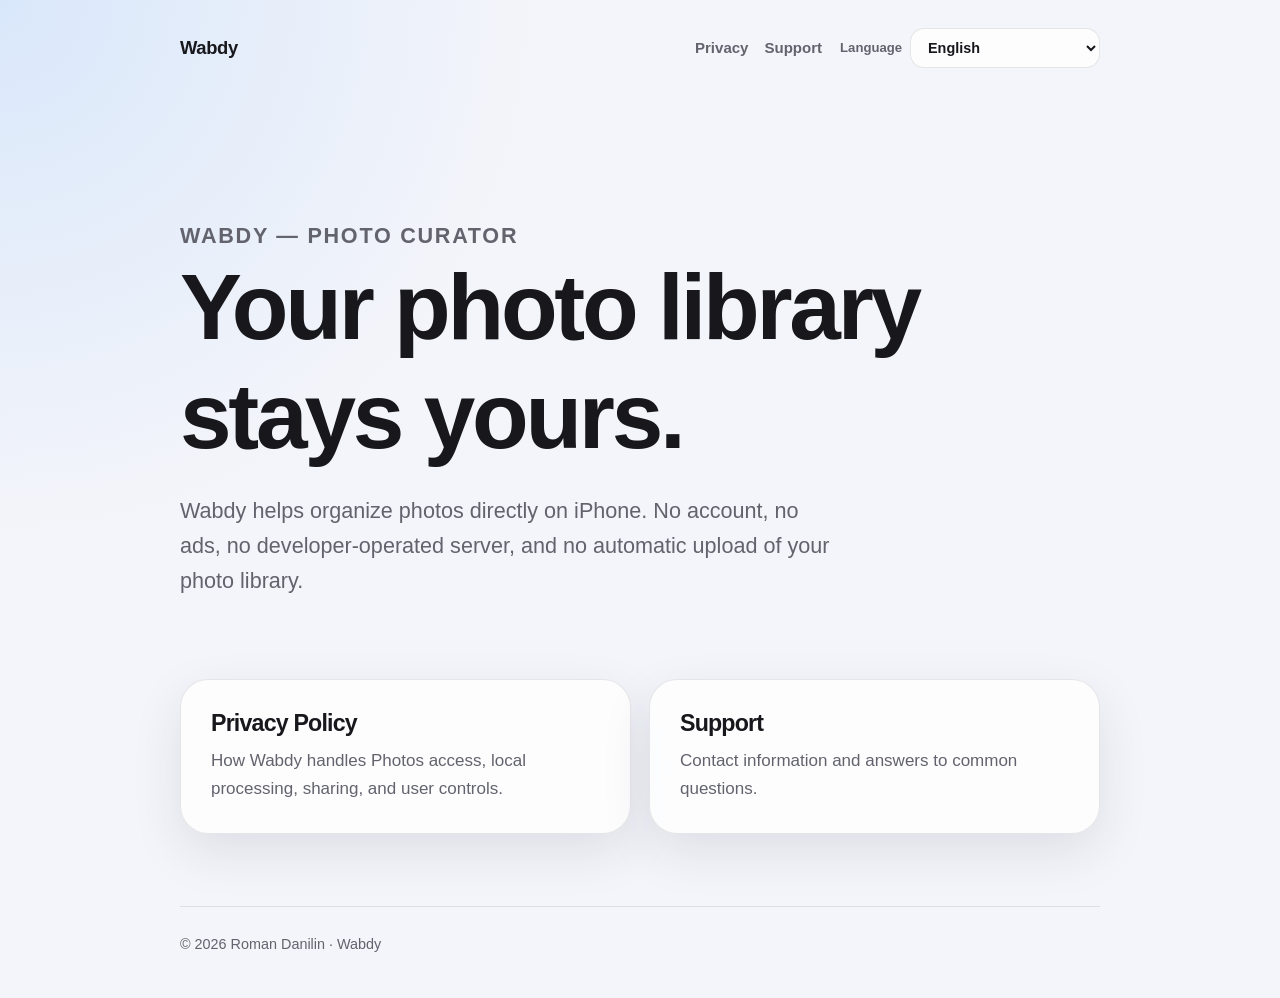
<file: index.html>
<!doctype html>
<html lang="en">
<head>
  <meta charset="utf-8">
  <meta name="viewport" content="width=device-width, initial-scale=1">
  <meta name="description" content="Official privacy and support information for Wabdy — Photo Curator.">
  <title>Wabdy — Photo Curator</title>
  <link rel="stylesheet" href="./styles.css">
</head>
<body data-page="home">
  <div class="shell">
    <header>
      <a class="brand" href="./">Wabdy</a>
      <div class="header-actions">
        <nav aria-label="Primary navigation">
          <a data-nav="privacy" href="./privacy/">Privacy</a>
          <a data-nav="support" href="./support/">Support</a>
        </nav>
        <label class="language-picker">
          <span data-language-label>Language</span>
          <select id="language-select">
            <option value="en">English</option>
            <option value="ru">Русский</option>
            <option value="es">Español</option>
            <option value="fr">Français</option>
            <option value="de">Deutsch</option>
            <option value="pt-BR">Português (Brasil)</option>
            <option value="ja">日本語</option>
          </select>
        </label>
      </div>
    </header>

    <main id="page-content" tabindex="-1">
      <section class="hero">
        <p class="eyebrow">Wabdy — Photo Curator</p>
        <h1>Your photo library stays yours.</h1>
        <p>
          Wabdy helps organize photos directly on iPhone. No account, no ads,
          no developer-operated server, and no automatic upload of your photo library.
        </p>
      </section>

      <section class="card-grid" aria-label="Information">
        <a class="card" href="./privacy/">
          <h2>Privacy Policy</h2>
          <p>How Wabdy handles Photos access, local processing, sharing, and user controls.</p>
        </a>
        <a class="card" href="./support/">
          <h2>Support</h2>
          <p>Contact information and answers to common questions.</p>
        </a>
      </section>
    </main>

    <footer>
      © 2026 Roman Danilin · Wabdy
    </footer>
  </div>
  <script src="./translations.js"></script>
  <script src="./site.js"></script>
</body>
</html>
</file>
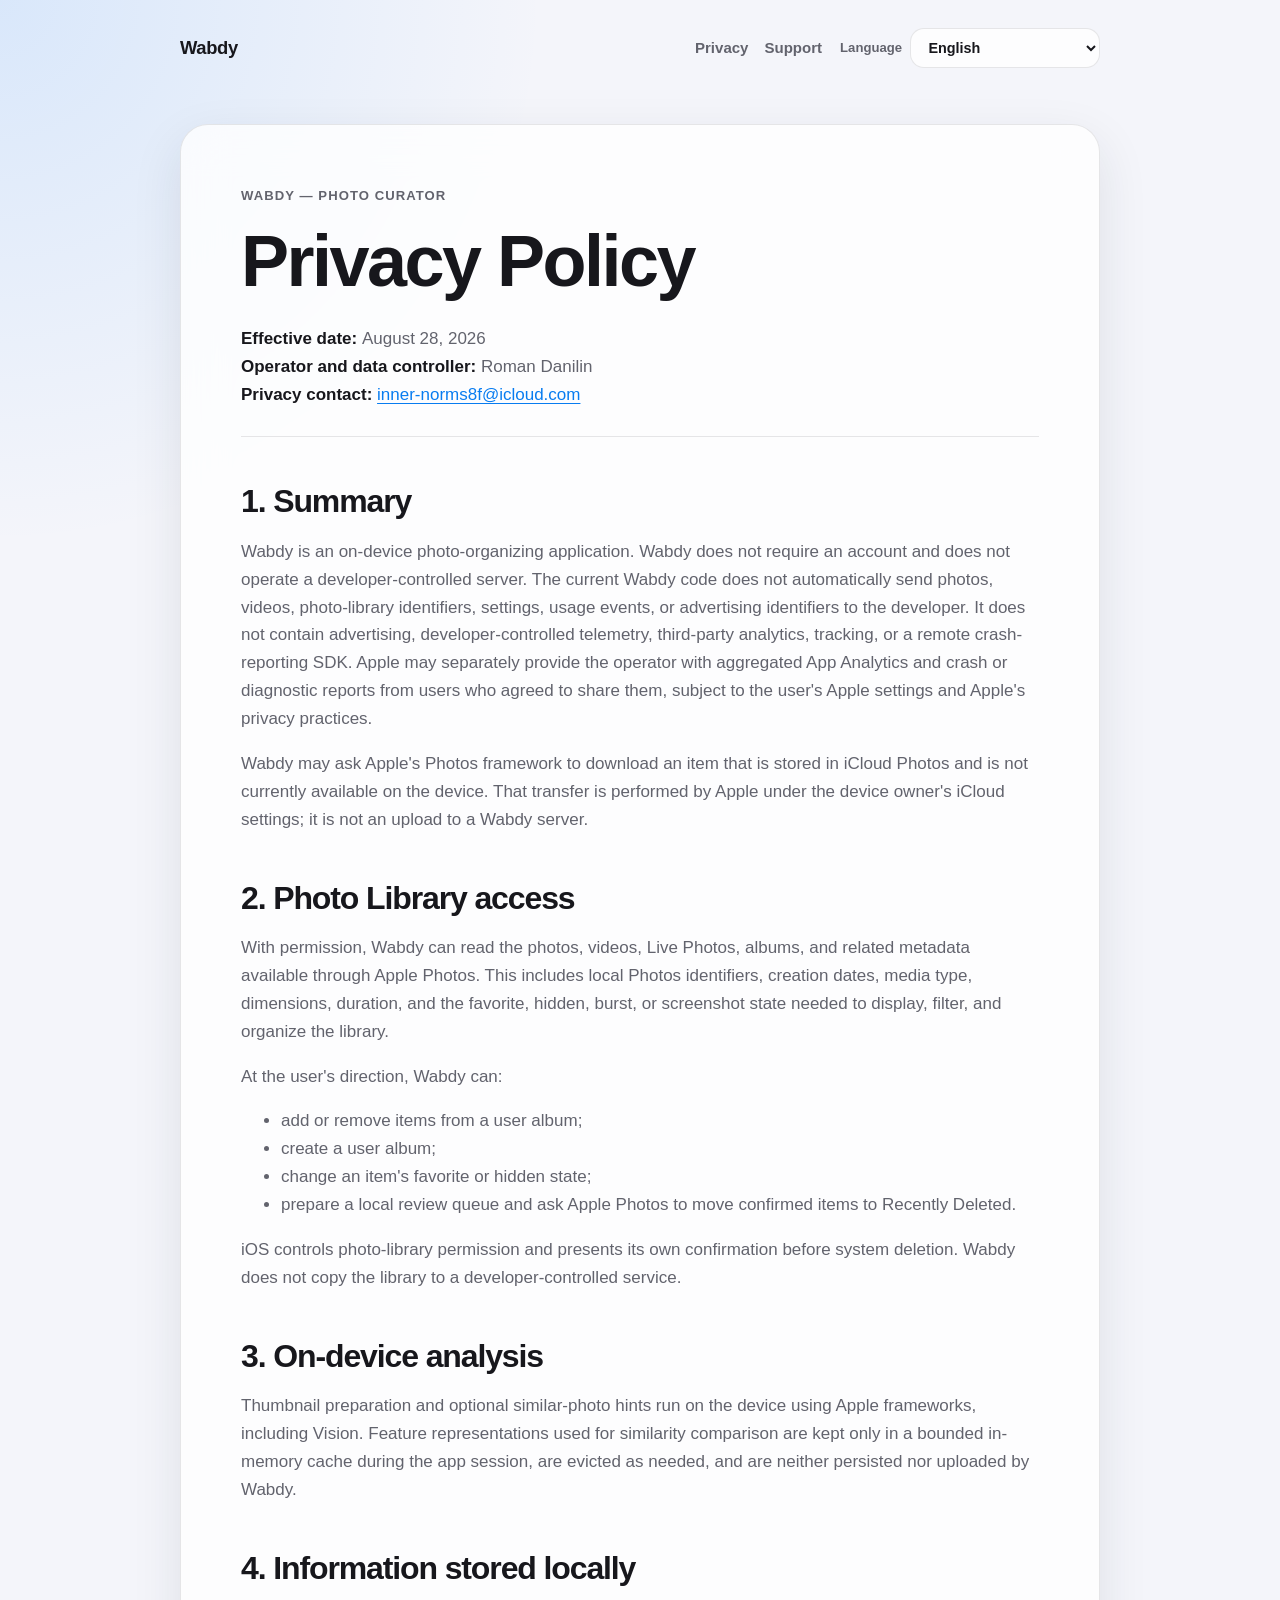
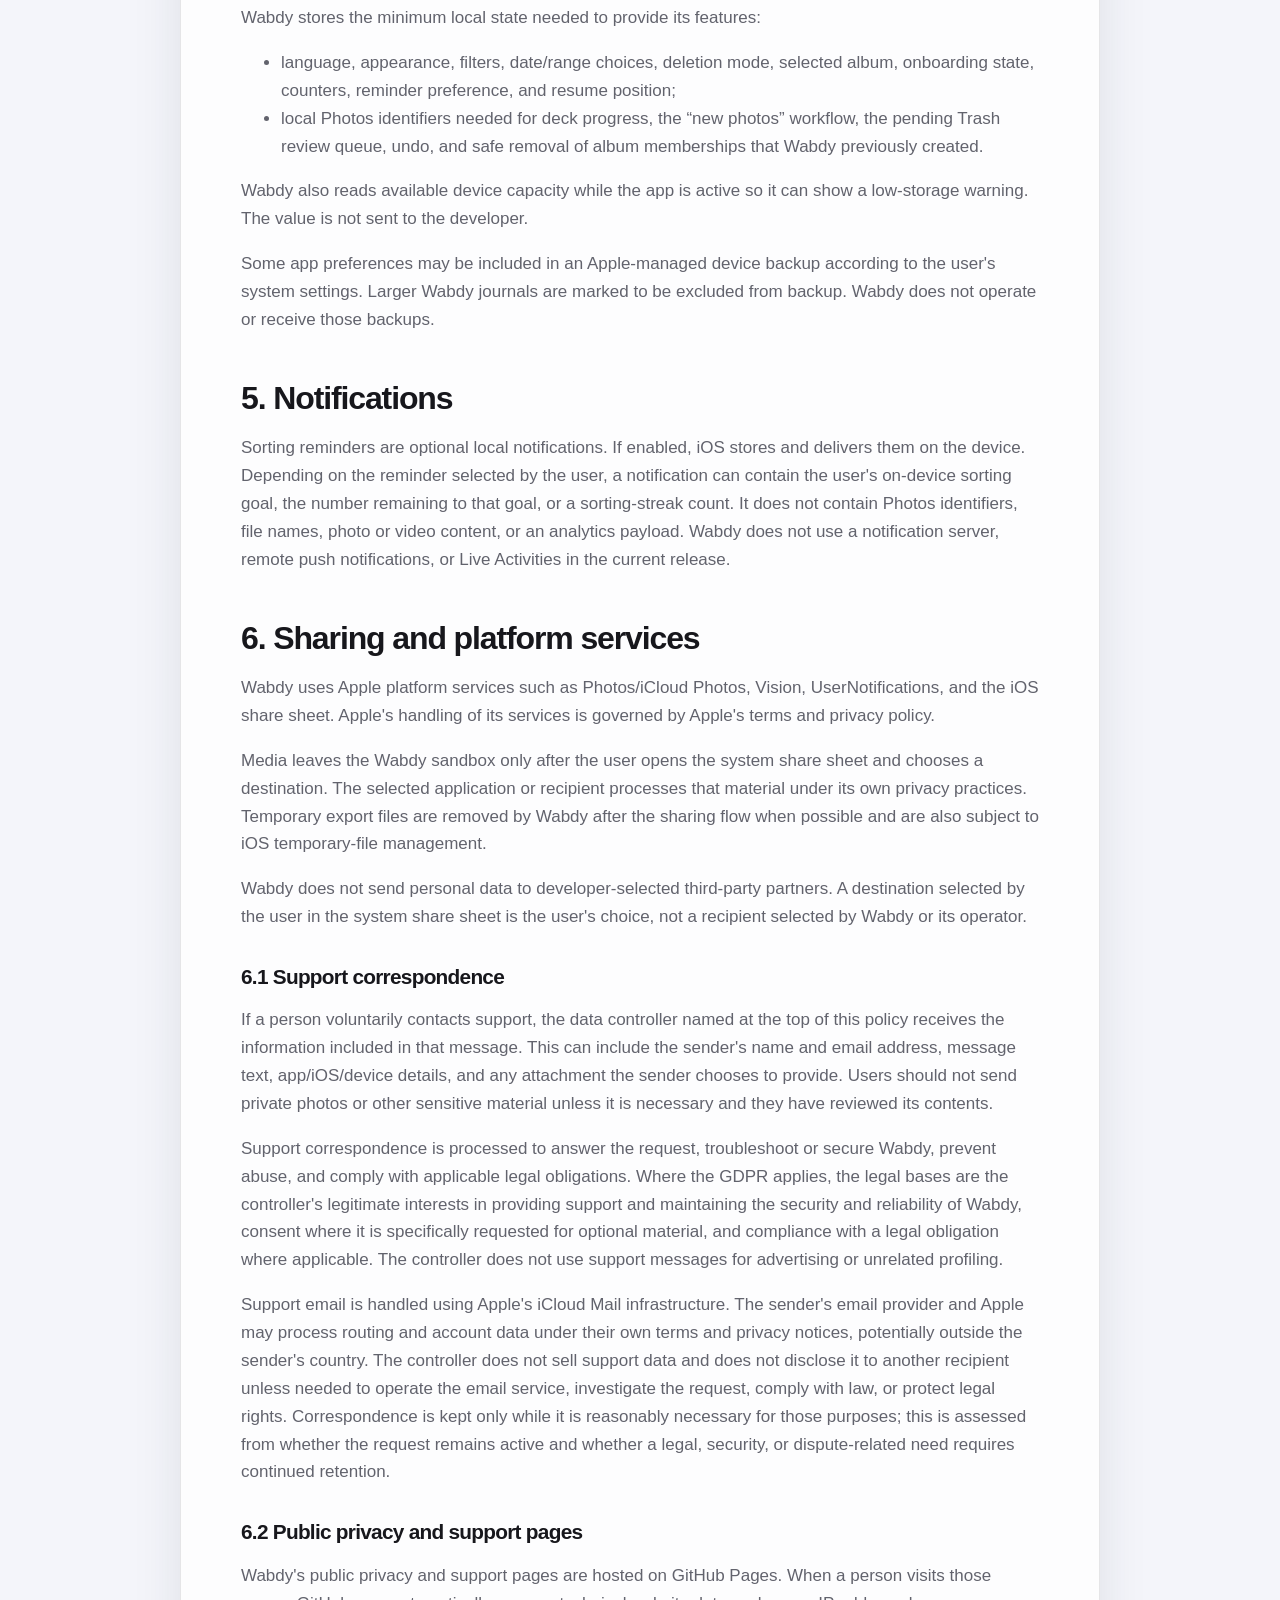
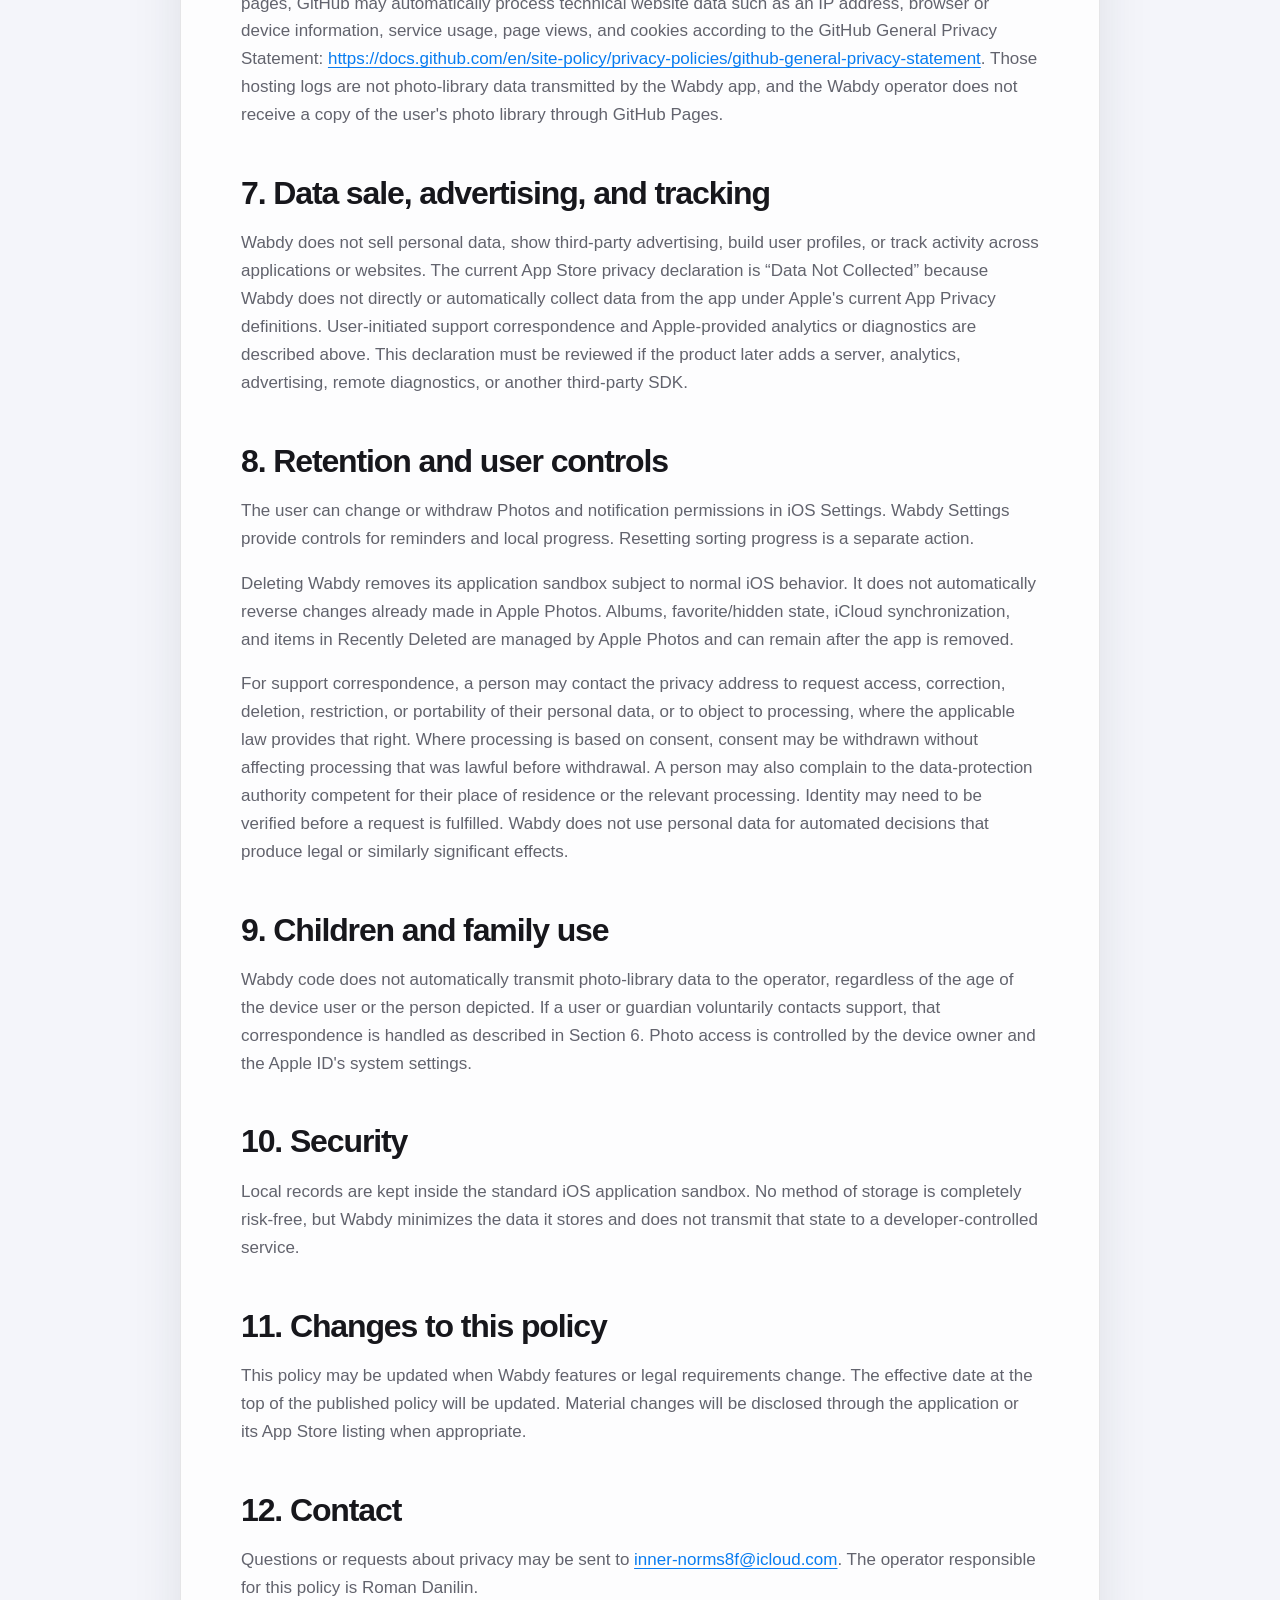
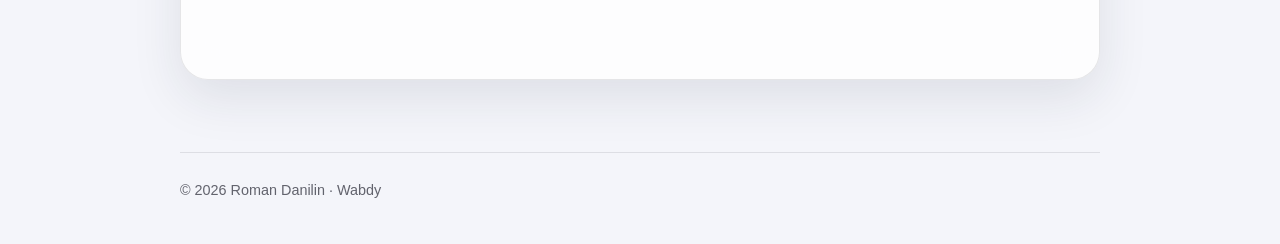
<file: privacy/index.html>
<!doctype html>
<html lang="en">
<head>
  <meta charset="utf-8">
  <meta name="viewport" content="width=device-width, initial-scale=1">
  <meta name="description" content="Privacy Policy for Wabdy — Photo Curator.">
  <title>Privacy Policy — Wabdy</title>
  <link rel="stylesheet" href="../styles.css">
</head>
<body data-page="privacy">
  <div class="shell">
    <header>
      <a class="brand" href="../">Wabdy</a>
      <div class="header-actions">
        <nav aria-label="Primary navigation">
          <a data-nav="privacy" href="./">Privacy</a>
          <a data-nav="support" href="../support/">Support</a>
        </nav>
        <label class="language-picker">
          <span data-language-label>Language</span>
          <select id="language-select">
            <option value="en">English</option>
            <option value="ru">Русский</option>
            <option value="es">Español</option>
            <option value="fr">Français</option>
            <option value="de">Deutsch</option>
            <option value="pt-BR">Português (Brasil)</option>
            <option value="ja">日本語</option>
          </select>
        </label>
      </div>
    </header>

    <main id="page-content" tabindex="-1">
      <article class="document">
        <p class="eyebrow">Wabdy — Photo Curator</p>
        <h1>Privacy Policy</h1>
        <div class="meta">
          <strong>Effective date:</strong> August 28, 2026<br>
          <strong>Operator:</strong> Roman Danilin<br>
          <strong>Privacy contact:</strong>
          <a href="mailto:inner-norms8f@icloud.com">inner-norms8f@icloud.com</a>
        </div>

        <h2>1. Summary</h2>
        <p>
          Wabdy is an on-device photo-organizing application. Wabdy does not
          require an account and does not operate a developer-controlled server.
          The current Wabdy code does not automatically send photos, videos,
          photo-library identifiers, settings, usage events, or advertising
          identifiers to the developer. It does not contain advertising,
          developer-controlled telemetry, third-party analytics, tracking, or a
          remote crash-reporting SDK.
        </p>
        <p>
          Apple may separately provide the operator with aggregated App Analytics
          and crash or diagnostic reports from users who agreed to share them,
          subject to the user’s Apple settings and Apple’s privacy practices.
        </p>
        <p>
          Wabdy may ask Apple’s Photos framework to download an item stored in
          iCloud Photos that is not currently available on the device. Apple
          performs that transfer under the device owner’s iCloud settings; it is
          not an upload to a Wabdy server.
        </p>

        <h2>2. Photo Library access</h2>
        <p>
          With permission, Wabdy can read photos, videos, Live Photos, albums,
          and related metadata available through Apple Photos. This includes local
          Photos identifiers, creation dates, media type, dimensions, duration,
          and the favorite, hidden, burst, or screenshot state needed to display,
          filter, and organize the library.
        </p>
        <p>At the user’s direction, Wabdy can:</p>
        <ul>
          <li>add or remove items from a user album;</li>
          <li>create a user album;</li>
          <li>change an item’s favorite or hidden state;</li>
          <li>prepare a local review queue and ask Apple Photos to move confirmed items to Recently Deleted.</li>
        </ul>
        <p>
          iOS controls photo-library permission and presents its own confirmation
          before system deletion. Wabdy does not copy the library to a
          developer-controlled service.
        </p>

        <h2>3. On-device analysis</h2>
        <p>
          Thumbnail preparation and optional similar-photo hints run on the device
          using Apple frameworks, including Vision. Feature representations used
          for similarity comparison are kept only in a bounded in-memory cache
          during the app session, are evicted as needed, and are neither persisted
          nor uploaded by Wabdy.
        </p>

        <h2>4. Information stored locally</h2>
        <p>Wabdy stores the minimum local state needed to provide its features:</p>
        <ul>
          <li>
            language, appearance, filters, date and range choices, deletion mode,
            selected album, onboarding state, counters, reminder preference, and
            resume position;
          </li>
          <li>
            local Photos identifiers needed for deck progress, the new-photos
            workflow, the pending Trash review queue, undo, and safe removal of
            album memberships that Wabdy previously created;
          </li>
        </ul>
        <p>
          Wabdy reads available device capacity while the app is active so it can
          show a low-storage warning. The value is not sent to the developer.
        </p>
        <p>
          Some app preferences may be included in an Apple-managed device backup
          according to the user’s system settings. Larger Wabdy journals are
          marked to be excluded from backup. Wabdy does not operate or receive
          those backups.
        </p>

        <h2>5. Notifications</h2>
        <p>
          Sorting reminders are optional local notifications. If enabled, iOS
          stores and delivers them on the device. Depending on the reminder selected
          by the user, a notification can contain the user’s on-device sorting goal,
          the number remaining to that goal, or a sorting-streak count. It does not
          contain Photos identifiers, file names, photo or video content, or an
          analytics payload. Wabdy does not use a notification server, remote push
          notifications, or Live Activities in the current release.
        </p>

        <h2>6. Sharing and platform services</h2>
        <p>
          Wabdy uses Apple platform services such as Photos and iCloud Photos,
          Vision, UserNotifications, and the iOS share sheet. Apple’s
          handling of its services is governed by Apple’s terms and privacy policy.
        </p>
        <p>
          Media leaves the Wabdy sandbox only after the user opens the system share
          sheet and chooses a destination. The selected application or recipient
          processes that material under its own privacy practices. Temporary export
          files are removed by Wabdy after the sharing flow when possible and are
          also subject to iOS temporary-file management.
        </p>
        <p>
          Wabdy does not send personal data to developer-selected third-party
          partners. A destination selected by the user in the system share sheet
          is the user’s choice, not a recipient selected by Wabdy or its operator.
        </p>
        <h3>6.1 Support correspondence</h3>
        <p>
          If a person voluntarily contacts support, the data controller named at
          the top of this policy receives the information included in that message.
          This can include the sender’s name and email address, message text,
          app/iOS/device details, and any attachment the sender chooses to provide.
          Users should not send private photos or other sensitive material unless
          it is necessary and they have reviewed its contents.
        </p>
        <p>
          Support correspondence is processed to answer the request, troubleshoot
          or secure Wabdy, prevent abuse, and comply with applicable legal
          obligations. Where the GDPR applies, the legal bases are the controller’s
          legitimate interests in providing support and maintaining the security
          and reliability of Wabdy, consent where it is specifically requested for
          optional material, and compliance with a legal obligation where
          applicable. The controller does not use support messages for advertising
          or unrelated profiling.
        </p>
        <p>
          Support email is handled using Apple’s iCloud Mail infrastructure. The
          sender’s email provider and Apple may process routing and account data
          under their own terms and privacy notices, potentially outside the
          sender’s country. The controller does not sell support data and does not
          disclose it to another recipient unless needed to operate the email
          service, investigate the request, comply with law, or protect legal
          rights. Correspondence is kept only while it is reasonably necessary for
          those purposes; this is assessed from whether the request remains active
          and whether a legal, security, or dispute-related need requires continued
          retention.
        </p>

        <h3>6.2 Public privacy and support pages</h3>
        <p>
          Wabdy’s public privacy and support pages are hosted on GitHub Pages. When
          a person visits those pages, GitHub may automatically process technical
          website data such as an IP address, browser or device information,
          service usage, page views, and cookies according to the
          <a href="https://docs.github.com/en/site-policy/privacy-policies/github-general-privacy-statement">GitHub General Privacy Statement</a>.
          Those hosting logs are not photo-library data transmitted by the Wabdy
          app, and the Wabdy operator does not receive a copy of the user’s photo
          library through GitHub Pages.
        </p>

        <h2>7. Data sale, advertising, and tracking</h2>
        <p>
          Wabdy does not sell personal data, show third-party advertising, build
          user profiles, or track activity across applications or websites. The
          current App Store privacy declaration is “Data Not Collected” because
          Wabdy does not directly or automatically collect data from the app under
          Apple’s current App Privacy definitions. User-initiated support
          correspondence and Apple-provided analytics or diagnostics are described
          above. This declaration must be reviewed if the product later adds a
          server, analytics, advertising, remote diagnostics, or another third-party SDK.
        </p>

        <h2>8. Retention and user controls</h2>
        <p>
          The user can change or withdraw Photos and notification permissions in
          iOS Settings. Wabdy Settings provide controls for reminders and local
          progress. Resetting sorting progress is a separate action.
        </p>
        <p>
          Deleting Wabdy removes its application sandbox subject to normal iOS
          behavior. It does not automatically reverse changes already made in
          Apple Photos. Albums, favorite or hidden state, iCloud synchronization,
          and items in Recently Deleted are managed by Apple Photos and can remain
          after the app is removed.
        </p>
        <p>
          For support correspondence, a person may contact the privacy address to
          request access, correction, deletion, restriction, or portability of
          their personal data, or to object to processing, where the applicable law
          provides that right. Where processing is based on consent, consent may be
          withdrawn without affecting processing that was lawful before withdrawal.
          A person may also complain to the data-protection authority competent for
          their place of residence or the relevant processing. Identity may need to
          be verified before a request is fulfilled. Wabdy does not use personal
          data for automated decisions that produce legal or similarly significant
          effects.
        </p>

        <h2>9. Children and family use</h2>
        <p>
          Wabdy code does not automatically transmit photo-library data to the
          operator, regardless of the age of the device user or the person depicted.
          If a user or guardian voluntarily contacts support, that correspondence
          is handled as described in Section 6. Photo access is controlled by the
          device owner and the Apple ID’s system settings.
        </p>

        <h2>10. Security</h2>
        <p>
          Local records are kept inside the standard iOS application sandbox. No
          method of storage is completely risk-free, but Wabdy minimizes the data
          it stores and does not transmit that state to a developer-controlled service.
        </p>

        <h2>11. Changes to this policy</h2>
        <p>
          This policy may be updated when Wabdy features or legal requirements
          change. The effective date at the top of the published policy will be
          updated. Material changes will be disclosed through the application or
          its App Store listing when appropriate.
        </p>

        <h2>12. Contact</h2>
        <p>
          Questions or requests about privacy may be sent to
          <a href="mailto:inner-norms8f@icloud.com">inner-norms8f@icloud.com</a>.
          The operator responsible for this policy is <strong>Roman Danilin</strong>.
        </p>

        <hr class="language-divider">

        <section id="ru" lang="ru">
          <p class="eyebrow">Wabdy — Photo Curator</p>
          <h1>Политика конфиденциальности</h1>
          <div class="meta">
            <strong>Дата вступления в силу:</strong> 28 августа 2026 года<br>
            <strong>Оператор:</strong> Roman Danilin<br>
            <strong>Контакт по вопросам приватности:</strong>
            <a href="mailto:inner-norms8f@icloud.com">inner-norms8f@icloud.com</a>
          </div>

          <h2>1. Кратко</h2>
          <p>
            Wabdy — приложение для организации медиатеки, которое работает на
            устройстве. Для него не нужна учётная запись, и у него нет сервера
            разработчика. Текущая версия не отправляет разработчику автоматически
            фото, видео, идентификаторы медиатеки, настройки, события использования
            или рекламные идентификаторы. В приложении нет рекламы, собственной
            телеметрии разработчика, сторонней аналитики, отслеживания и SDK для
            удалённой отправки отчётов о сбоях.
          </p>
          <p>
            Apple может отдельно предоставлять оператору сводную аналитику App
            Store и отчёты о сбоях или диагностике от пользователей, которые
            согласились ими делиться, в соответствии с настройками пользователя
            и политикой Apple.
          </p>
          <p>
            Wabdy может попросить системный фреймворк «Фото» скачать оригинал из
            iCloud Photos, если его нет на устройстве. Эту передачу выполняет Apple
            в соответствии с настройками iCloud владельца устройства; данные не
            загружаются на сервер Wabdy.
          </p>

          <h2>2. Доступ к медиатеке</h2>
          <p>
            После разрешения Wabdy может читать доступные через Apple Photos фото,
            видео, Live Photo, альбомы и связанные метаданные. К ним относятся
            локальные идентификаторы Photos, даты создания, тип медиа, размеры,
            длительность и состояния «Избранное», «Скрыто», серия и скриншот,
            необходимые для показа, фильтрации и организации медиатеки.
          </p>
          <p>По команде пользователя Wabdy может:</p>
          <ul>
            <li>добавлять объекты в пользовательский альбом и убирать их из него;</li>
            <li>создавать пользовательский альбом;</li>
            <li>менять состояние «Избранное» или «Скрыто»;</li>
            <li>формировать локальную очередь проверки и просить Apple Photos переместить подтверждённые объекты в «Недавно удалённые».</li>
          </ul>
          <p>
            iOS управляет разрешением на медиатеку и показывает собственное
            подтверждение перед системным удалением. Wabdy не копирует медиатеку
            в сервис разработчика.
          </p>

          <h2>3. Обработка на устройстве</h2>
          <p>
            Подготовка миниатюр и необязательные подсказки похожих фото работают
            на устройстве с помощью системных фреймворков Apple, включая Vision.
            Представления признаков для сравнения хранятся только в ограниченном
            кэше памяти в течение сессии приложения, при необходимости вытесняются,
            не записываются на диск и не отправляются приложением.
          </p>

          <h2>4. Локально хранимая информация</h2>
          <p>Wabdy хранит минимальное локальное состояние, необходимое для функций:</p>
          <ul>
            <li>
              язык, тему, фильтры, даты и диапазон, способ удаления, выбранный
              альбом, состояние онбординга, счётчики, частоту напоминаний и
              позицию продолжения;
            </li>
            <li>
              локальные идентификаторы Photos для прогресса колоды, режима «новые
              фото», очереди проверки Корзины, отмены и безопасного удаления только
              тех связей с альбомом, которые ранее создал Wabdy;
            </li>
          </ul>
          <p>
            Пока приложение активно, Wabdy также читает объём свободного места в
            хранилище устройства, чтобы показать предупреждение о его нехватке.
            Значение не отправляется разработчику.
          </p>
          <p>
            Некоторые настройки могут попасть в системную резервную копию Apple
            согласно настройкам пользователя. Более крупные журналы Wabdy помечены
            как исключённые из backup. Wabdy не управляет этими копиями и не получает их.
          </p>

          <h2>5. Уведомления</h2>
          <p>
            Напоминания о сортировке — необязательные локальные уведомления. После
            включения iOS хранит и доставляет их на устройстве. В зависимости от
            выбранного пользователем напоминания уведомление может содержать заданную
            на устройстве цель сортировки, количество фото до цели или длину серии
            дней сортировки. Оно не содержит идентификаторы Photos, имена файлов,
            содержимое фото или видео и аналитический payload. Wabdy не использует
            сервер уведомлений, удалённые push-уведомления или Live Activities в
            текущем релизе.
          </p>

          <h2>6. Передача по выбору пользователя и системные сервисы</h2>
          <p>
            Wabdy использует платформенные сервисы Apple: Photos и iCloud Photos,
            Vision, UserNotifications и системное меню «Поделиться».
            Обработка данных этими сервисами Apple регулируется условиями и
            политикой конфиденциальности Apple.
          </p>
          <p>
            Медиафайл покидает sandbox Wabdy только после того, как пользователь
            открыл системное меню «Поделиться» и выбрал получателя.
            Выбранное приложение или получатель обрабатывает материал по собственным
            правилам. Wabdy удаляет временные экспортные файлы после завершения
            передачи, когда это возможно; ими также управляет механизм временных
            файлов iOS.
          </p>
          <p>
            Wabdy не отправляет персональные данные партнёрам, выбранным
            разработчиком. Приложение или получатель в системном меню «Поделиться»
            выбирается самим пользователем, а не Wabdy или его оператором.
          </p>
          <h3>6.1 Переписка с поддержкой</h3>
          <p>
            Если пользователь добровольно обращается в поддержку, указанный в начале
            политики контролёр получает данные из сообщения. Это может быть имя и
            адрес отправителя, текст сообщения, сведения о версии приложения, iOS и
            устройстве, а также вложения, которые отправитель решил предоставить.
            Не следует отправлять личные фото и другие чувствительные материалы,
            если это не требуется и их содержимое не было проверено.
          </p>
          <p>
            Переписка обрабатывается, чтобы ответить на запрос, устранить неполадку
            или защитить Wabdy, предотвращать злоупотребления и выполнять применимые
            юридические обязанности. Когда применяется GDPR, правовыми основаниями
            являются законный интерес контролёра в предоставлении поддержки и
            обеспечении безопасности и надёжности Wabdy, согласие — когда оно
            отдельно запрашивается для необязательных материалов, — и выполнение
            юридической обязанности в применимых случаях. Сообщения поддержки не
            используются для рекламы или не связанного с запросом профилирования.
          </p>
          <p>
            Почта поддержки работает через инфраструктуру Apple iCloud Mail. Почтовый
            провайдер отправителя и Apple могут обрабатывать маршрутные и учётные
            данные по собственным условиям и политикам, в том числе за пределами
            страны отправителя. Контролёр не продаёт данные поддержки и не передаёт
            их другому получателю, кроме случаев, когда это необходимо для работы
            почты, разбора запроса, соблюдения закона или защиты законных прав.
            Переписка хранится только пока это разумно необходимо для этих целей;
            учитывается, остаётся ли запрос активным и требуется ли хранение из-за
            юридической обязанности, безопасности или спора.
          </p>

          <h3>6.2 Публичные страницы приватности и поддержки</h3>
          <p>
            Публичные страницы приватности и поддержки Wabdy размещены на GitHub
            Pages. При посещении GitHub может автоматически обрабатывать технические
            данные сайта, включая IP-адрес, сведения о браузере или устройстве,
            использование сервиса, просмотры страниц и cookies, согласно
            <a href="https://docs.github.com/en/site-policy/privacy-policies/github-general-privacy-statement">общей политике конфиденциальности GitHub</a>.
            Эти логи хостинга не являются данными медиатеки, переданными приложением
            Wabdy; оператор Wabdy не получает через GitHub Pages копию медиатеки
            пользователя.
          </p>

          <h2>7. Продажа данных, реклама и отслеживание</h2>
          <p>
            Wabdy не продаёт персональные данные, не показывает стороннюю рекламу,
            не строит профили пользователей и не отслеживает действия между
            приложениями и сайтами. Текущая декларация App Store — «Data Not
            Collected», потому что по действующим определениям Apple Wabdy не
            собирает данные из приложения прямо или автоматически. Добровольные
            обращения в поддержку и предоставляемая Apple аналитика или диагностика
            описаны выше. Ответ необходимо пересмотреть при добавлении сервера,
            аналитики, рекламы, удалённой диагностики или стороннего SDK.
          </p>

          <h2>8. Срок хранения и управление</h2>
          <p>
            Пользователь может изменить или отозвать разрешения на Фото и уведомления
            в Настройках iOS. В настройках Wabdy есть элементы управления
            напоминаниями и локальным прогрессом. Сброс прогресса сортировки —
            отдельное действие.
          </p>
          <p>
            Удаление Wabdy удаляет sandbox приложения в рамках обычной работы iOS,
            но не отменяет автоматически уже выполненные изменения в Apple Photos.
            Альбомы, состояния «Избранное» или «Скрыто», синхронизация iCloud и
            объекты в «Недавно удалённых» управляются Apple Photos и могут
            сохраниться после удаления приложения.
          </p>
          <p>
            По данным переписки с поддержкой человек может написать на адрес по
            вопросам приватности и запросить доступ, исправление, удаление,
            ограничение или перенос своих персональных данных либо возразить против
            обработки, когда применимый закон предоставляет такое право. Если
            обработка основана на согласии, его можно отозвать без влияния на
            законность обработки до отзыва. Также можно обратиться в орган по защите
            данных, компетентный по месту жительства или соответствующей обработке.
            Перед выполнением запроса может потребоваться подтверждение личности.
            Wabdy не использует персональные данные для автоматизированных решений,
            создающих юридические или сходные существенные последствия.
          </p>

          <h2>9. Дети и семейное использование</h2>
          <p>
            Код Wabdy не отправляет оператору автоматически данные медиатеки
            независимо от возраста пользователя устройства или человека на снимке.
            Если пользователь или его законный представитель добровольно обращается
            в поддержку, переписка обрабатывается по правилам раздела 6. Доступ к
            медиатеке контролируют владелец устройства и системные настройки Apple ID.
          </p>

          <h2>10. Безопасность</h2>
          <p>
            Локальные записи находятся в стандартном sandbox iOS. Ни один способ
            хранения не исключает риск полностью, но Wabdy минимизирует объём
            состояния и не передаёт его сервису разработчика.
          </p>

          <h2>11. Изменения политики</h2>
          <p>
            Политика может обновляться при изменении функций Wabdy или юридических
            требований. Дата в начале опубликованной версии будет обновлена.
            О существенных изменениях при необходимости будет сообщено в приложении
            или на странице App Store.
          </p>

          <h2>12. Контакты</h2>
          <p>
            Вопросы и запросы о конфиденциальности можно отправить на
            <a href="mailto:inner-norms8f@icloud.com">inner-norms8f@icloud.com</a>.
            Ответственный оператор — <strong>Roman Danilin</strong>.
          </p>
        </section>
      </article>
    </main>

    <footer>
      © 2026 Roman Danilin · Wabdy
    </footer>
  </div>
  <script src="../translations.js"></script>
  <script src="../site.js"></script>
</body>
</html>
</file>
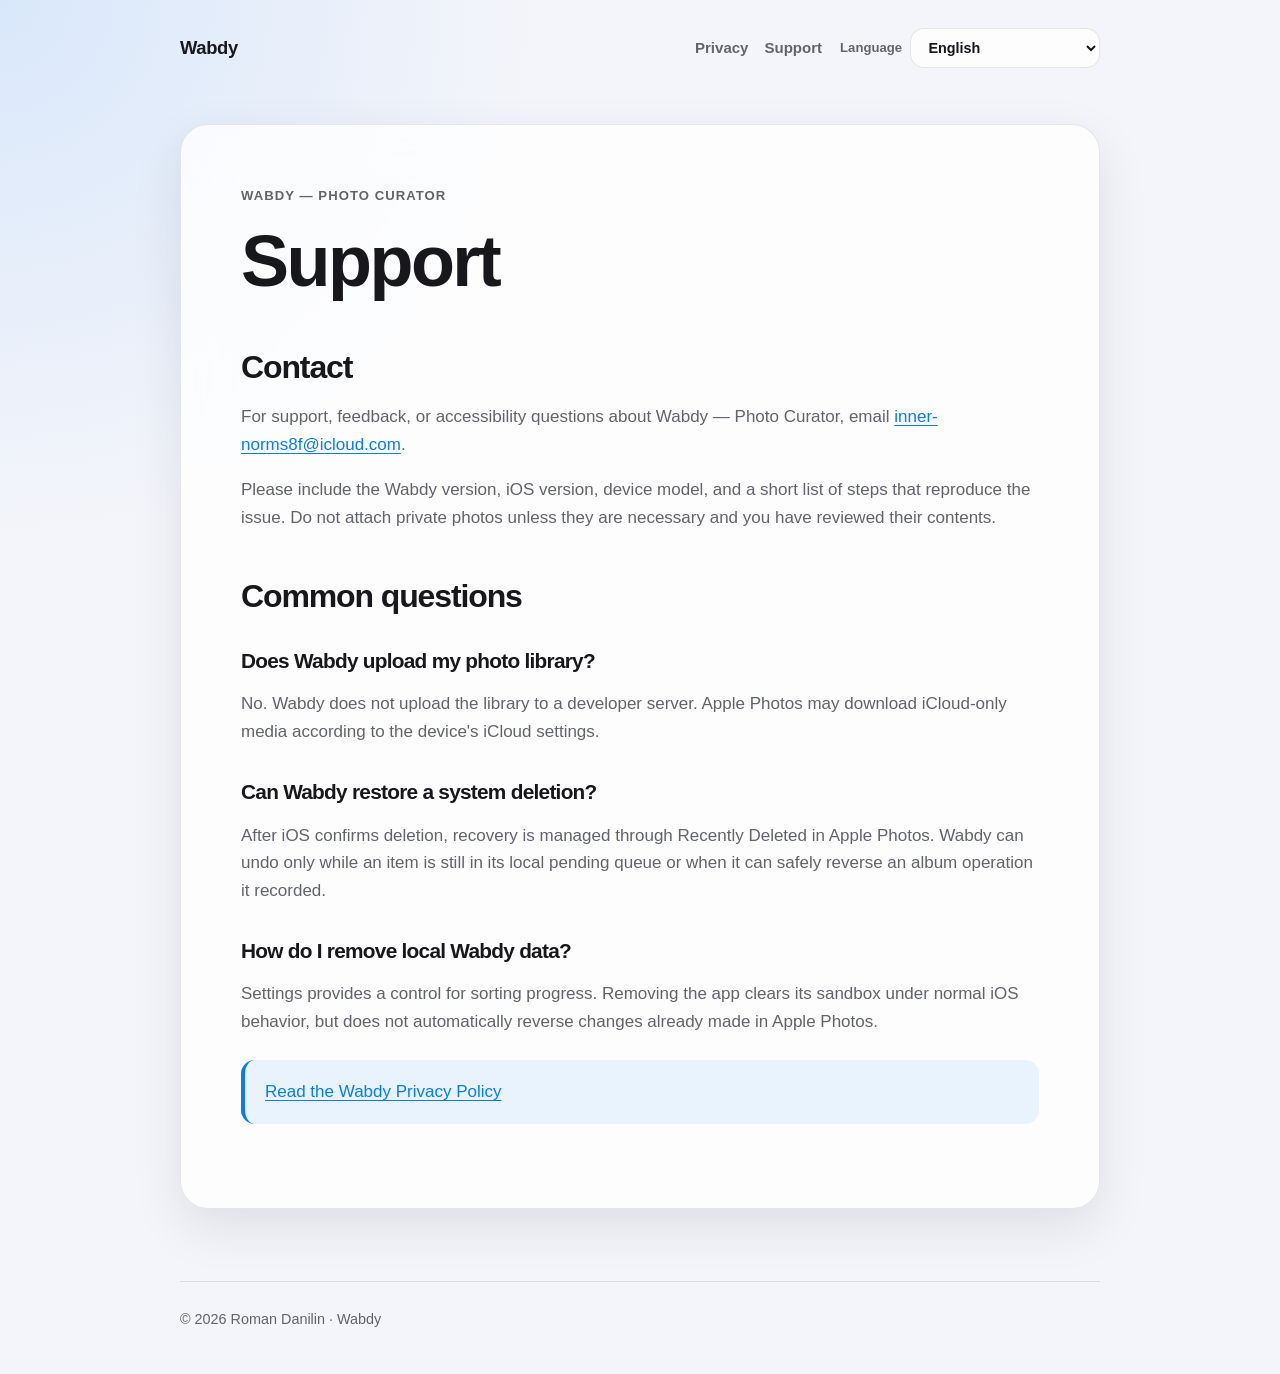
<file: support/index.html>
<!doctype html>
<html lang="en">
<head>
  <meta charset="utf-8">
  <meta name="viewport" content="width=device-width, initial-scale=1">
  <meta name="description" content="Support for Wabdy — Photo Curator.">
  <title>Support — Wabdy</title>
  <link rel="stylesheet" href="../styles.css">
</head>
<body data-page="support">
  <div class="shell">
    <header>
      <a class="brand" href="../">Wabdy</a>
      <div class="header-actions">
        <nav aria-label="Primary navigation">
          <a data-nav="privacy" href="../privacy/">Privacy</a>
          <a data-nav="support" href="./">Support</a>
        </nav>
        <label class="language-picker">
          <span data-language-label>Language</span>
          <select id="language-select">
            <option value="en">English</option>
            <option value="ru">Русский</option>
            <option value="es">Español</option>
            <option value="fr">Français</option>
            <option value="de">Deutsch</option>
            <option value="pt-BR">Português (Brasil)</option>
            <option value="ja">日本語</option>
          </select>
        </label>
      </div>
    </header>

    <main id="page-content" tabindex="-1">
      <article class="document">
        <p class="eyebrow">Wabdy — Photo Curator</p>
        <h1>Support</h1>

        <h2>Contact</h2>
        <p>
          For support, feedback, or accessibility questions, email
          <a href="mailto:inner-norms8f@icloud.com">inner-norms8f@icloud.com</a>.
        </p>
        <p>
          Please include the Wabdy version, iOS version, device model, and a short
          list of steps that reproduce the issue. Do not attach private photos unless
          they are necessary and you have reviewed their contents.
        </p>

        <h2>Common questions</h2>

        <h3>Does Wabdy upload my photo library?</h3>
        <p>
          No. Wabdy does not upload the library to a developer server. Apple Photos
          may download iCloud-only media according to the device’s iCloud settings.
        </p>

        <h3>Can Wabdy restore a system deletion?</h3>
        <p>
          After iOS confirms deletion, recovery is managed through Recently Deleted
          in Apple Photos. Wabdy can undo only while an item is still in its local
          pending queue or when it can safely reverse an album operation it recorded.
        </p>

        <h3>How do I remove local Wabdy data?</h3>
        <p>
          Settings provides a control for sorting progress. Removing the app clears
          its sandbox under normal iOS behavior, but does not automatically reverse
          changes already made in Apple Photos.
        </p>

        <p class="notice">
          Read the <a href="../privacy/">Wabdy Privacy Policy</a>.
        </p>

        <hr class="language-divider">

        <section id="ru" lang="ru">
          <p class="eyebrow">Wabdy — Photo Curator</p>
          <h1>Поддержка</h1>

          <h2>Связаться с поддержкой</h2>
          <p>
            По вопросам поддержки, предложений и доступности пишите на
            <a href="mailto:inner-norms8f@icloud.com">inner-norms8f@icloud.com</a>.
          </p>
          <p>
            Укажите версию Wabdy, версию iOS, модель устройства и короткую
            последовательность действий, после которой возникает проблема.
            Не прикладывайте личные фото, если это не требуется и вы не проверили
            содержимое файла.
          </p>

          <h2>Частые вопросы</h2>

          <h3>Wabdy загружает медиатеку на сервер?</h3>
          <p>
            Нет. Wabdy не загружает медиатеку на сервер разработчика. Системное
            приложение Apple Photos может скачивать оригиналы из iCloud согласно
            настройкам устройства.
          </p>

          <h3>Можно ли отменить системное удаление через Wabdy?</h3>
          <p>
            После подтверждения iOS восстановление выполняется через «Недавно
            удалённые» в Apple Photos. Wabdy может отменить действие, пока объект
            остаётся в локальной очереди, или безопасно обратить записанную
            операцию с альбомом.
          </p>

          <h3>Как удалить локальные данные Wabdy?</h3>
          <p>
            В Настройках есть команда для прогресса сортировки. Удаление приложения
            очищает его sandbox в рамках обычной работы iOS, но не отменяет
            автоматически уже выполненные изменения в Apple Photos.
          </p>

          <p class="notice">
            Прочитайте <a href="../privacy/#ru">политику конфиденциальности Wabdy</a>.
          </p>
        </section>
      </article>
    </main>

    <footer>
      © 2026 Roman Danilin · Wabdy
    </footer>
  </div>
  <script src="../translations.js"></script>
  <script src="../site.js"></script>
</body>
</html>
</file>
<file: styles.css>
:root {
  color-scheme: light dark;
  --page: #f4f5fa;
  --surface: rgba(255, 255, 255, 0.78);
  --text: #17171c;
  --muted: #62636d;
  --line: rgba(20, 20, 30, 0.1);
  --accent: #087cf0;
  --shadow: 0 18px 50px rgba(28, 35, 60, 0.1);
}

@media (prefers-color-scheme: dark) {
  :root {
    --page: #101115;
    --surface: rgba(31, 32, 38, 0.82);
    --text: #f5f5f7;
    --muted: #afb0b8;
    --line: rgba(255, 255, 255, 0.11);
    --accent: #42a5ff;
    --shadow: 0 18px 50px rgba(0, 0, 0, 0.28);
  }
}

* {
  box-sizing: border-box;
}

html {
  scroll-behavior: smooth;
}

body {
  margin: 0;
  background:
    radial-gradient(circle at top left, rgba(35, 139, 255, 0.13), transparent 34rem),
    var(--page);
  color: var(--text);
  font-family: -apple-system, BlinkMacSystemFont, "SF Pro Text", "Segoe UI", sans-serif;
  font-size: 17px;
  line-height: 1.64;
}

a {
  color: var(--accent);
  text-underline-offset: 0.18em;
}

.shell {
  width: min(100% - 32px, 920px);
  margin: 0 auto;
}

header {
  display: flex;
  align-items: center;
  justify-content: space-between;
  gap: 20px;
  padding: 28px 0;
}

.brand {
  color: var(--text);
  font-size: 1.15rem;
  font-weight: 750;
  letter-spacing: -0.02em;
  text-decoration: none;
}

nav {
  display: flex;
  flex-wrap: wrap;
  justify-content: flex-end;
  gap: 16px;
}

.header-actions {
  display: flex;
  align-items: center;
  justify-content: flex-end;
  gap: 18px;
}

.language-picker {
  display: flex;
  align-items: center;
  gap: 8px;
  color: var(--muted);
  font-size: 0.82rem;
  font-weight: 650;
}

.language-picker select {
  min-height: 40px;
  max-width: 190px;
  padding: 7px 34px 7px 13px;
  border: 1px solid var(--line);
  border-radius: 14px;
  background-color: var(--surface);
  color: var(--text);
  font: inherit;
  font-size: 0.9rem;
  cursor: pointer;
  backdrop-filter: blur(18px);
  -webkit-backdrop-filter: blur(18px);
}

.language-picker select:hover,
.language-picker select:focus-visible {
  border-color: rgba(35, 139, 255, 0.55);
}

nav a {
  color: var(--muted);
  font-size: 0.94rem;
  font-weight: 650;
  text-decoration: none;
}

nav a:hover,
nav a:focus-visible {
  color: var(--text);
}

main {
  padding: 28px 0 72px;
}

main:focus {
  outline: none;
}

.hero {
  padding: 72px 0 44px;
}

.eyebrow {
  margin: 0 0 12px;
  color: var(--accent);
  font-size: 0.82rem;
  font-weight: 750;
  letter-spacing: 0.08em;
  text-transform: uppercase;
}

h1,
h2,
h3 {
  line-height: 1.17;
  letter-spacing: -0.035em;
}

h1 {
  max-width: 760px;
  margin: 0;
  font-size: clamp(2.6rem, 8vw, 5.8rem);
}

.hero p {
  max-width: 650px;
  margin: 22px 0 0;
  color: var(--muted);
  font-size: clamp(1.1rem, 2.6vw, 1.35rem);
}

.card-grid {
  display: grid;
  grid-template-columns: repeat(2, minmax(0, 1fr));
  gap: 18px;
  margin-top: 36px;
}

.card,
.document {
  border: 1px solid var(--line);
  border-radius: 28px;
  background: var(--surface);
  box-shadow: var(--shadow);
  backdrop-filter: blur(22px);
  -webkit-backdrop-filter: blur(22px);
}

.card {
  display: block;
  padding: 30px;
  color: var(--text);
  text-decoration: none;
}

.card:hover,
.card:focus-visible {
  border-color: rgba(35, 139, 255, 0.45);
  transform: translateY(-2px);
}

.card h2 {
  margin: 0 0 10px;
  font-size: 1.45rem;
}

.card p {
  margin: 0;
  color: var(--muted);
}

.document {
  padding: clamp(26px, 5vw, 60px);
}

.document h1 {
  font-size: clamp(2.3rem, 7vw, 4.5rem);
}

.meta {
  margin: 22px 0 36px;
  padding-bottom: 28px;
  border-bottom: 1px solid var(--line);
  color: var(--muted);
}

.meta strong {
  color: var(--text);
}

.document h2 {
  margin: 46px 0 16px;
  font-size: 2rem;
}

.document h3 {
  margin: 34px 0 10px;
  font-size: 1.3rem;
}

.document p,
.document li {
  color: var(--muted);
}

.document strong {
  color: var(--text);
}

.language-divider {
  margin: 56px 0;
  border: 0;
  border-top: 1px solid var(--line);
}

.notice {
  margin: 24px 0;
  padding: 18px 20px;
  border-left: 4px solid var(--accent);
  border-radius: 14px;
  background: rgba(35, 139, 255, 0.09);
}

footer {
  padding: 26px 0 42px;
  border-top: 1px solid var(--line);
  color: var(--muted);
  font-size: 0.9rem;
}

@media (max-width: 680px) {
  header {
    align-items: flex-start;
    flex-direction: column;
  }

  .header-actions {
    width: 100%;
    align-items: flex-start;
    flex-direction: column;
    gap: 14px;
  }

  nav {
    justify-content: flex-start;
  }

  .language-picker {
    width: 100%;
    justify-content: space-between;
  }

  .language-picker select {
    flex: 1;
  }

  .hero {
    padding-top: 44px;
  }

  .card-grid {
    grid-template-columns: 1fr;
  }

  .document {
    border-radius: 22px;
  }
}
</file>
